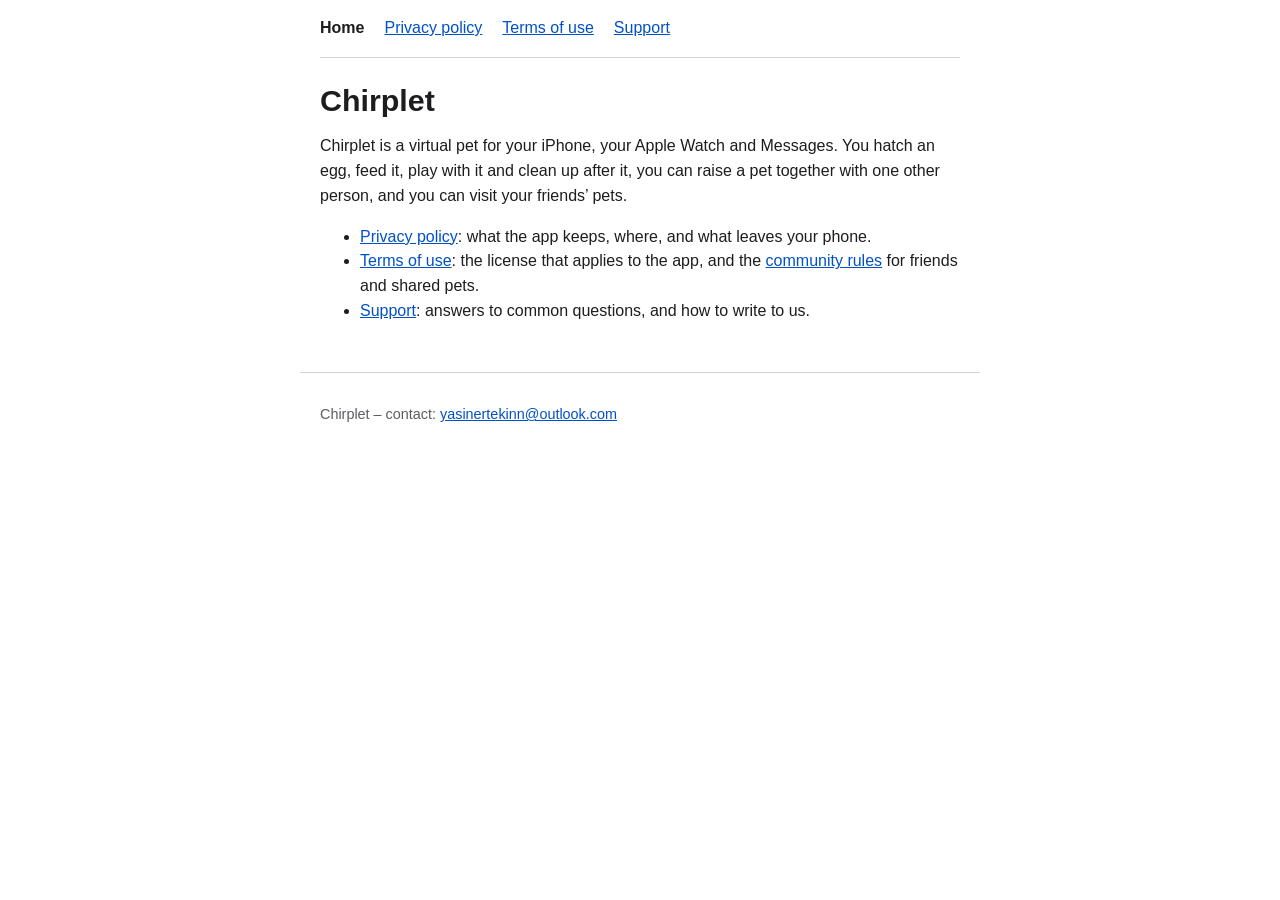
<file: index.html>
<!DOCTYPE html>
<html lang="en">
<head>
<meta charset="utf-8"/>
<meta name="viewport" content="width=device-width, initial-scale=1"/>
<title>Chirplet</title>
<link rel="stylesheet" href="style.css"/>
</head>
<body>
<header>
<nav aria-label="Pages">
<a href="index.html" aria-current="page">Home</a>
<a href="privacy.html">Privacy policy</a>
<a href="terms.html">Terms of use</a>
<a href="support.html">Support</a>
</nav>
</header>
<main>
<h1>Chirplet</h1>
<p>Chirplet is a virtual pet for your iPhone, your Apple Watch and Messages. You hatch an egg, feed it, play with it and clean up after it, you can raise a pet together with one other person, and you can visit your friends&#8217; pets.</p>
<ul>
<li><a href="privacy.html">Privacy policy</a>: what the app keeps, where, and what leaves your phone.</li>
<li><a href="terms.html">Terms of use</a>: the license that applies to the app, and the <a href="terms.html#community-rules">community rules</a> for friends and shared pets.</li>
<li><a href="support.html">Support</a>: answers to common questions, and how to write to us.</li>
</ul>
</main>
<footer>
<p>Chirplet &#8211; contact: <a href="mailto:yasinertekinn@outlook.com">yasinertekinn@outlook.com</a></p>
</footer>
</body>
</html>
</file>
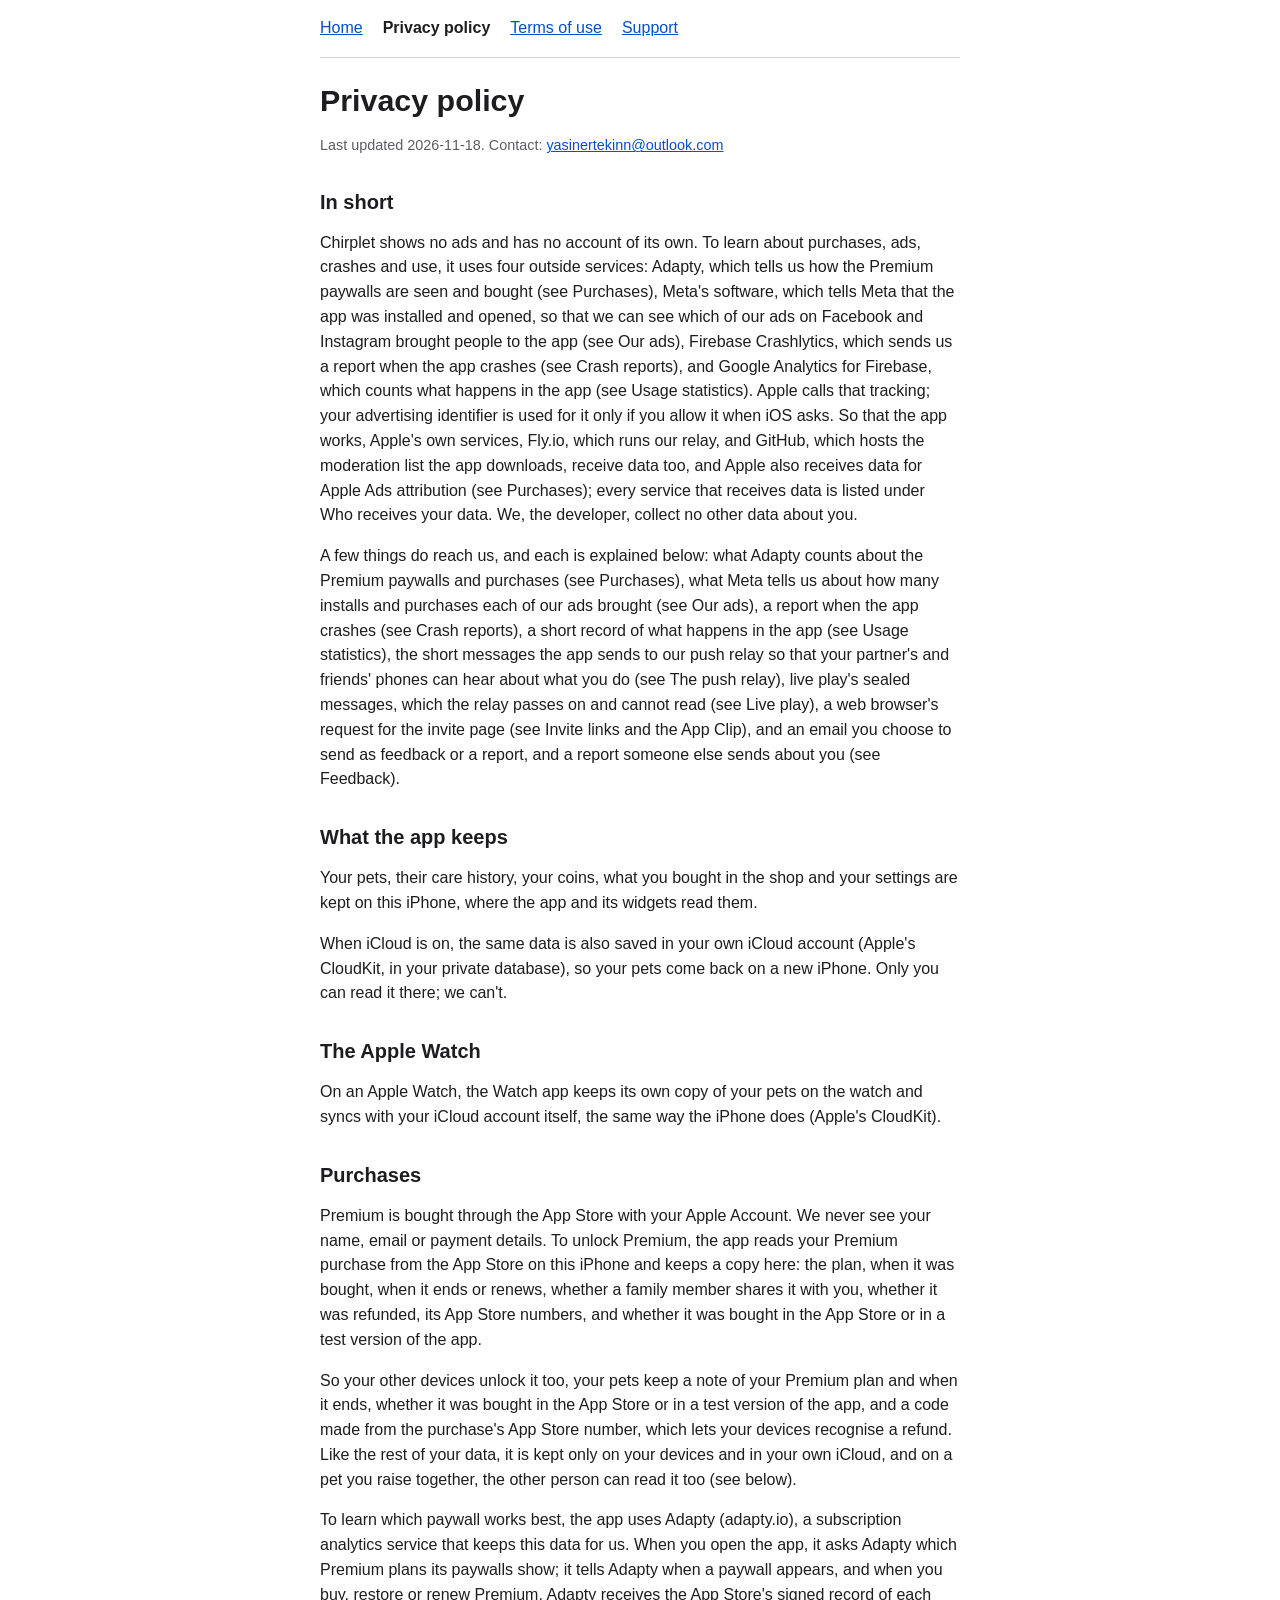
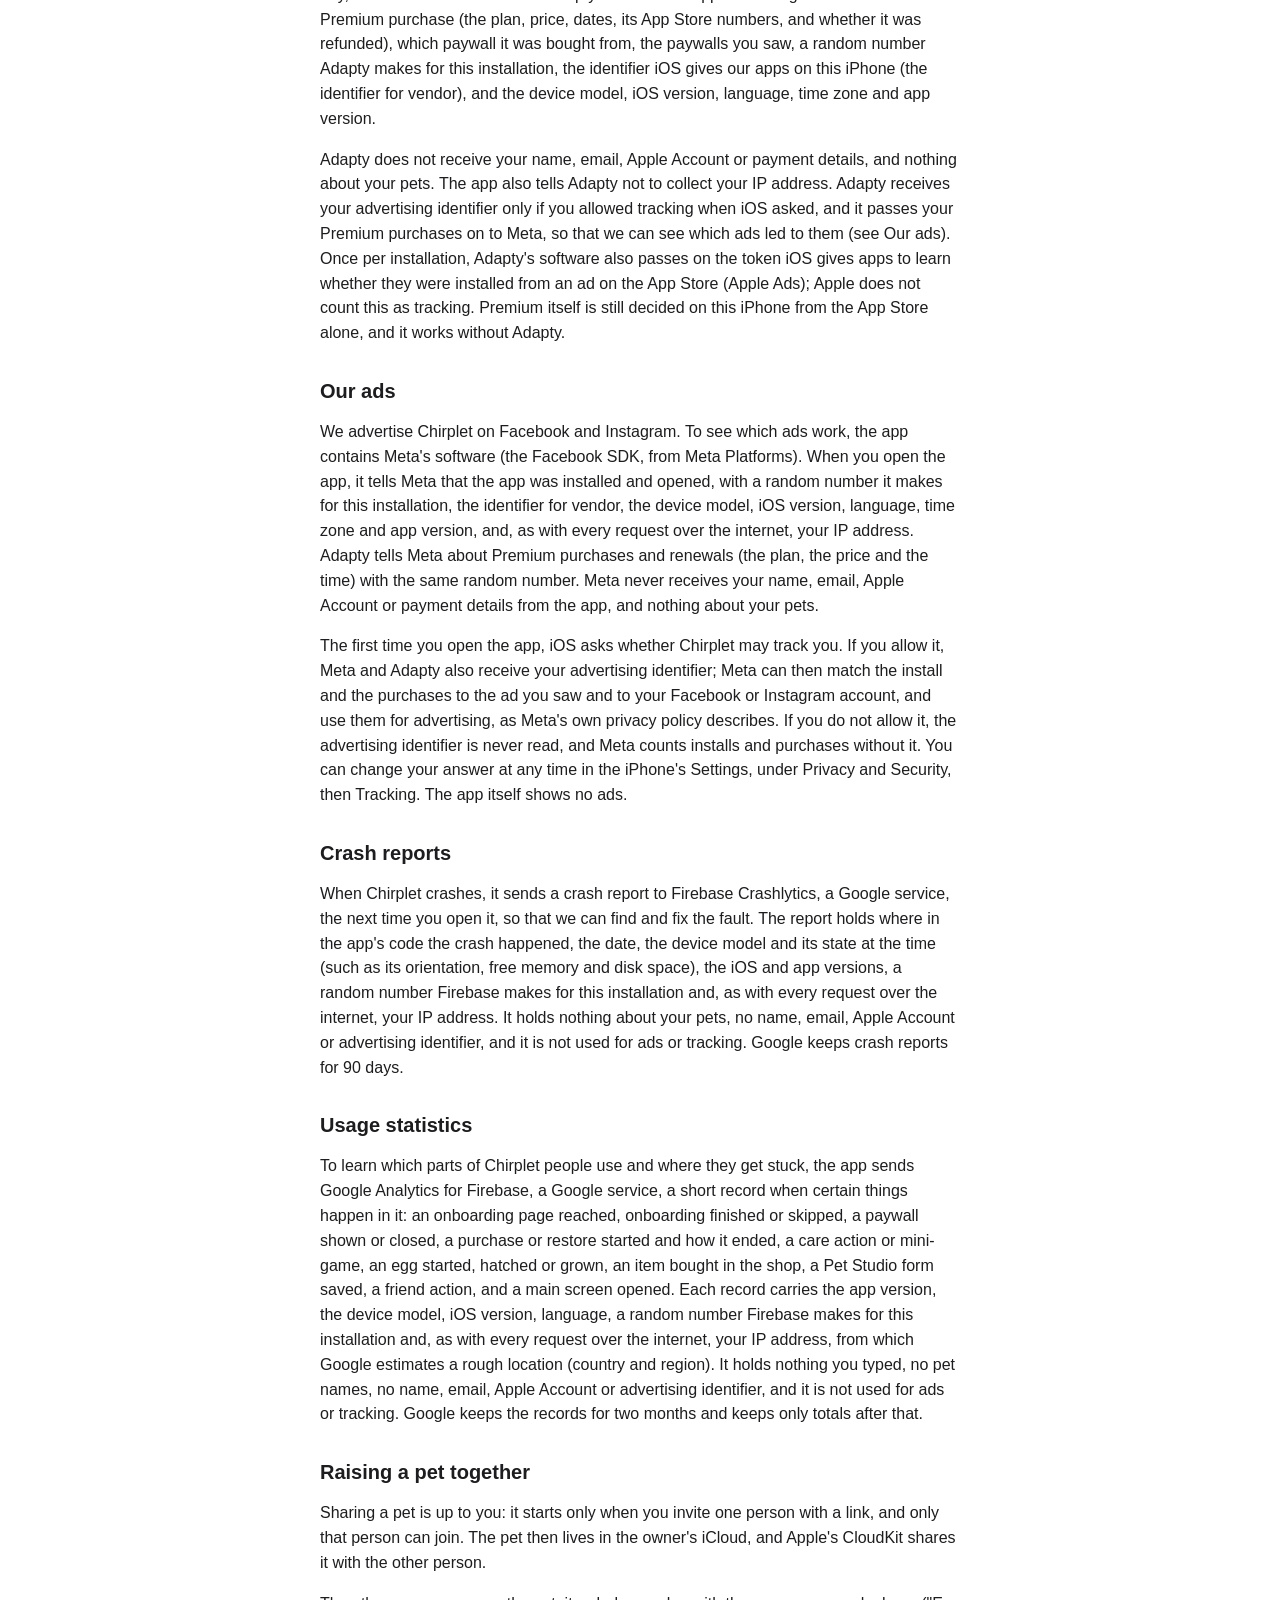
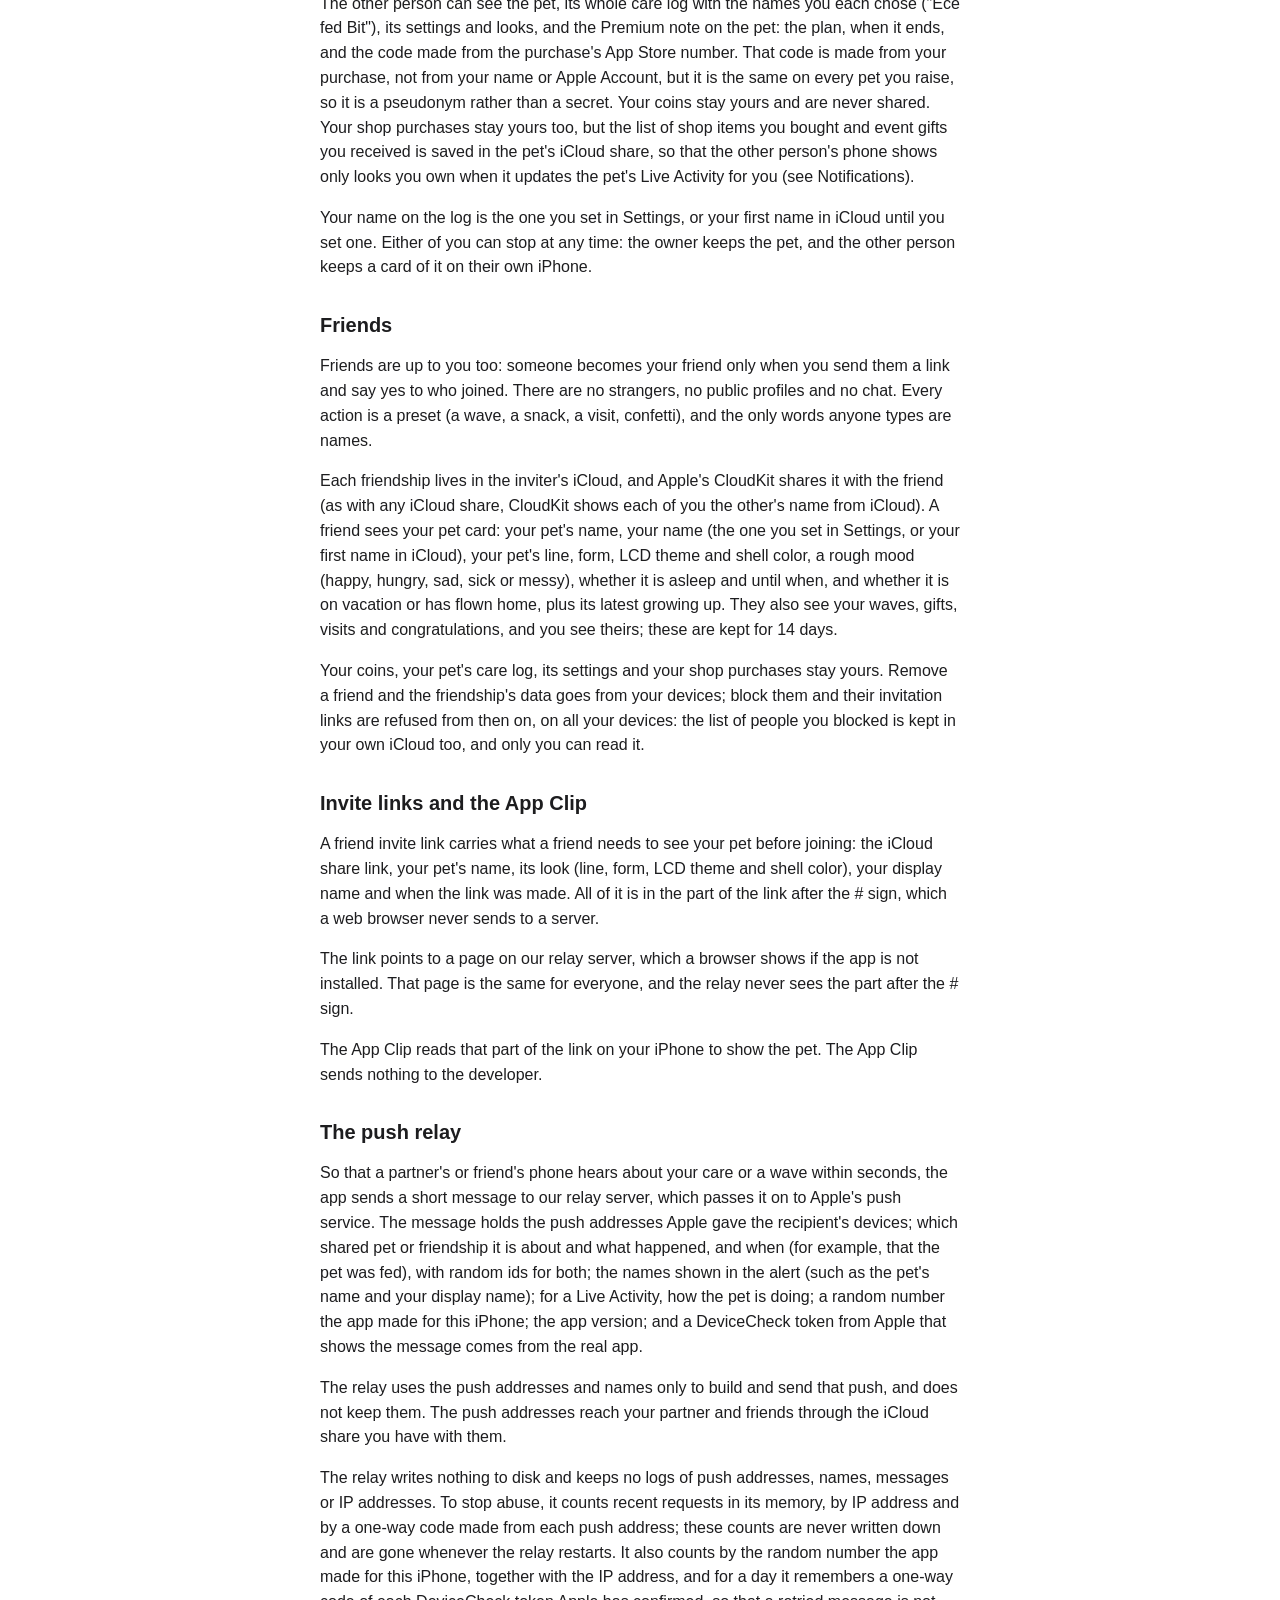
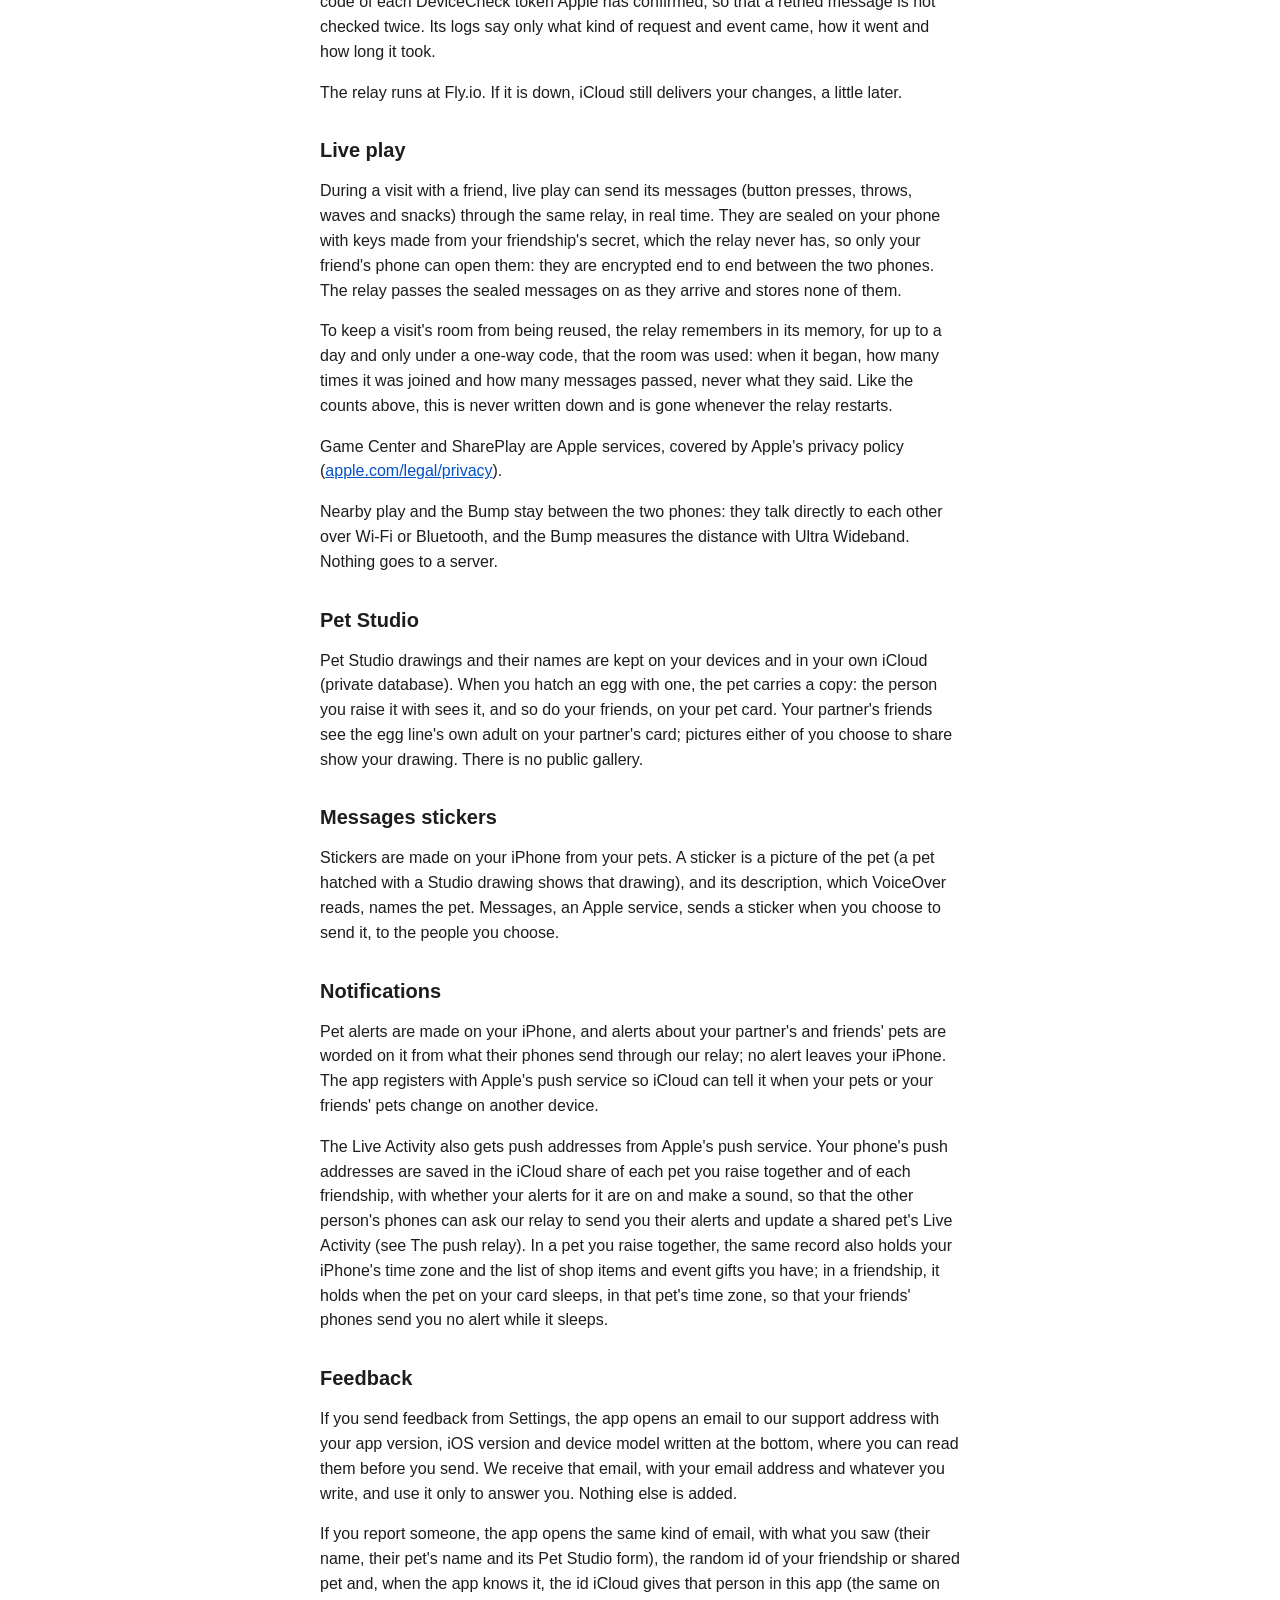
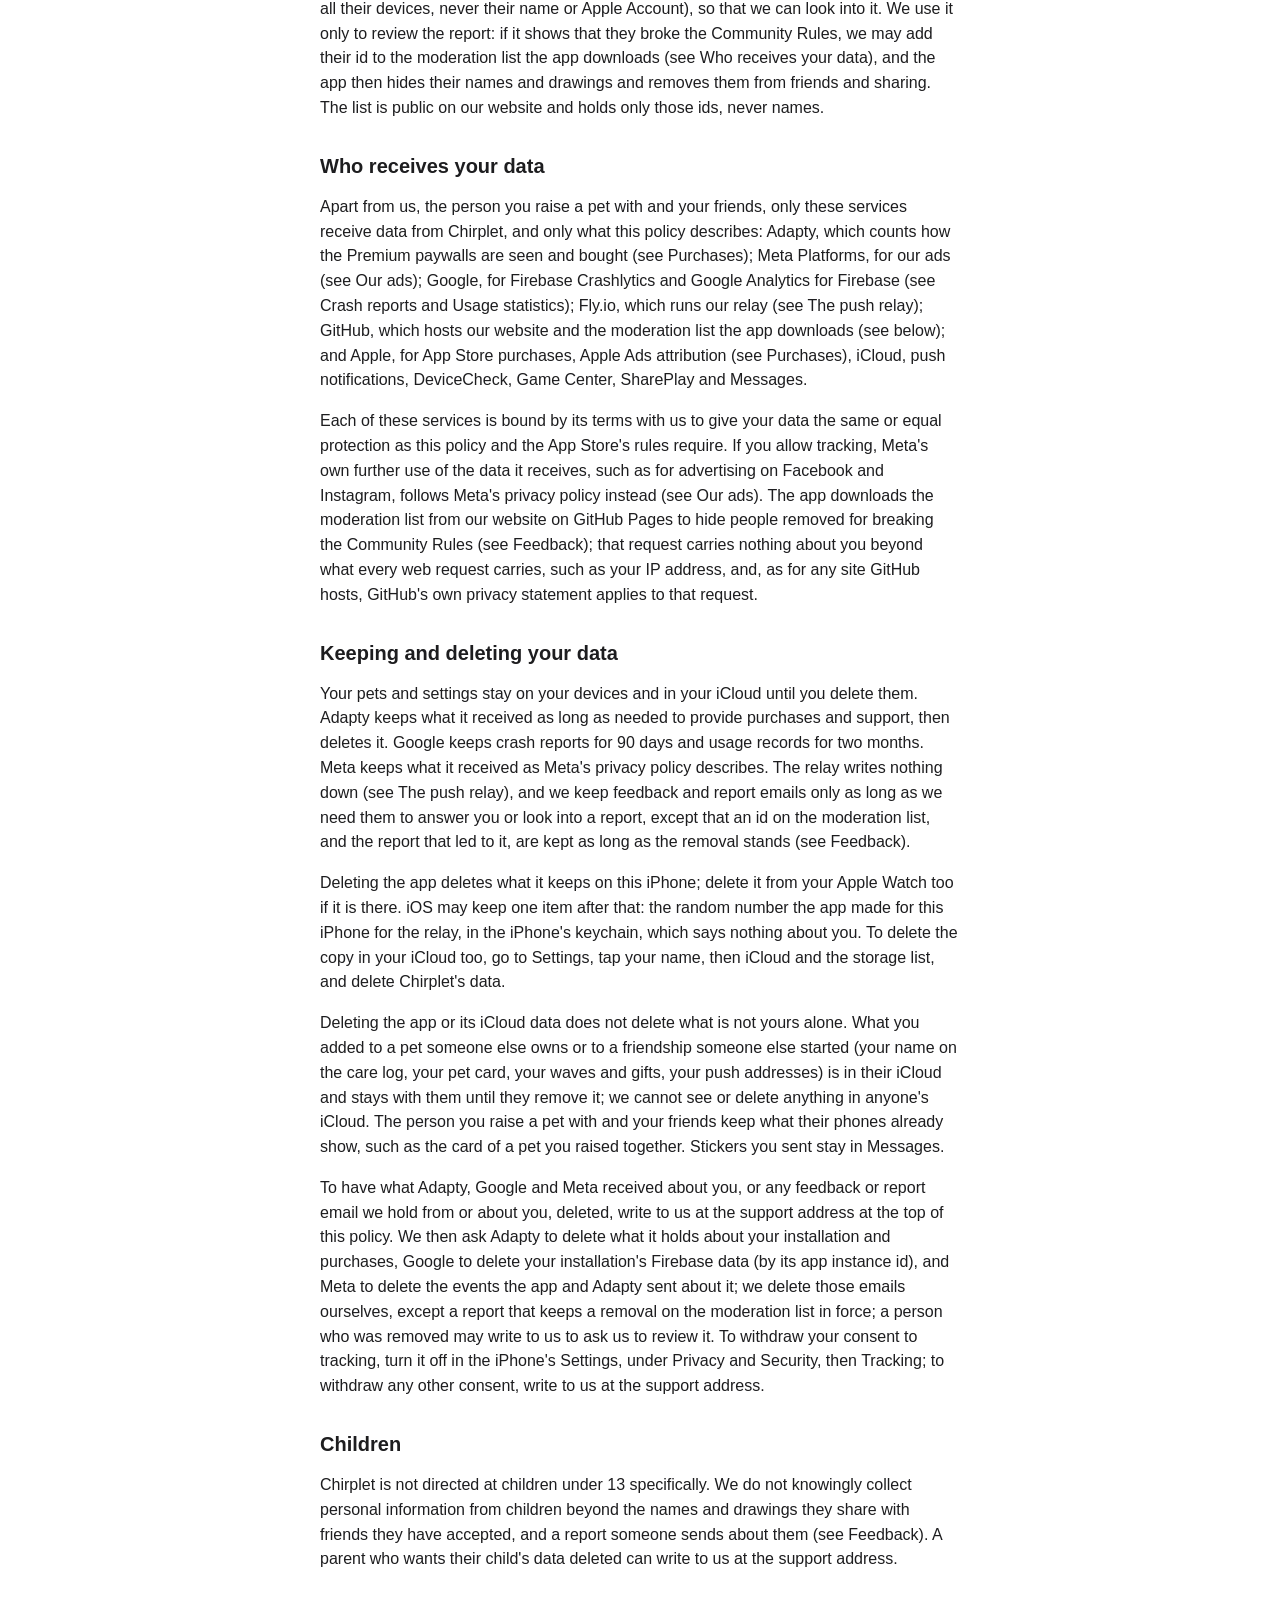
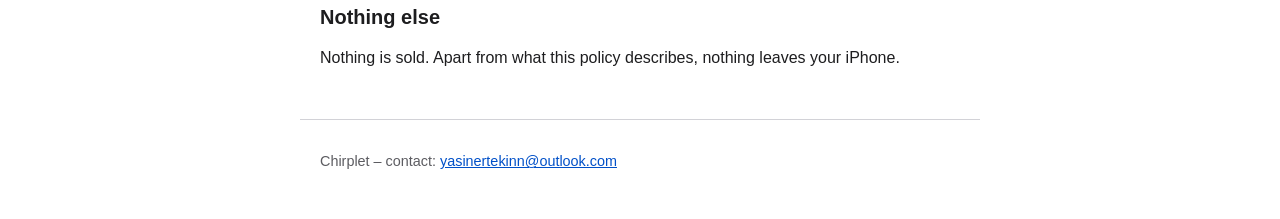
<file: privacy.html>
<!DOCTYPE html>
<html lang="en">
<head>
<meta charset="utf-8"/>
<meta name="viewport" content="width=device-width, initial-scale=1"/>
<title>Chirplet privacy policy</title>
<link rel="stylesheet" href="style.css"/>
</head>
<body>
<header>
<nav aria-label="Pages">
<a href="index.html">Home</a>
<a href="privacy.html" aria-current="page">Privacy policy</a>
<a href="terms.html">Terms of use</a>
<a href="support.html">Support</a>
</nav>
</header>
<main>
<h1>Privacy policy</h1>
<p class="meta">Last updated 2026-11-18. Contact: <a href="mailto:yasinertekinn@outlook.com">yasinertekinn@outlook.com</a></p>
<h2>In short</h2>
<p>Chirplet shows no ads and has no account of its own. To learn about purchases, ads, crashes and use, it uses four outside services: Adapty, which tells us how the Premium paywalls are seen and bought (see Purchases), Meta's software, which tells Meta that the app was installed and opened, so that we can see which of our ads on Facebook and Instagram brought people to the app (see Our ads), Firebase Crashlytics, which sends us a report when the app crashes (see Crash reports), and Google Analytics for Firebase, which counts what happens in the app (see Usage statistics). Apple calls that tracking; your advertising identifier is used for it only if you allow it when iOS asks. So that the app works, Apple's own services, Fly.io, which runs our relay, and GitHub, which hosts the moderation list the app downloads, receive data too, and Apple also receives data for Apple Ads attribution (see Purchases); every service that receives data is listed under Who receives your data. We, the developer, collect no other data about you.</p>
<p>A few things do reach us, and each is explained below: what Adapty counts about the Premium paywalls and purchases (see Purchases), what Meta tells us about how many installs and purchases each of our ads brought (see Our ads), a report when the app crashes (see Crash reports), a short record of what happens in the app (see Usage statistics), the short messages the app sends to our push relay so that your partner's and friends' phones can hear about what you do (see The push relay), live play's sealed messages, which the relay passes on and cannot read (see Live play), a web browser's request for the invite page (see Invite links and the App Clip), and an email you choose to send as feedback or a report, and a report someone else sends about you (see Feedback).</p>
<h2>What the app keeps</h2>
<p>Your pets, their care history, your coins, what you bought in the shop and your settings are kept on this iPhone, where the app and its widgets read them.</p>
<p>When iCloud is on, the same data is also saved in your own iCloud account (Apple's CloudKit, in your private database), so your pets come back on a new iPhone. Only you can read it there; we can't.</p>
<h2>The Apple Watch</h2>
<p>On an Apple Watch, the Watch app keeps its own copy of your pets on the watch and syncs with your iCloud account itself, the same way the iPhone does (Apple's CloudKit).</p>
<h2>Purchases</h2>
<p>Premium is bought through the App Store with your Apple Account. We never see your name, email or payment details. To unlock Premium, the app reads your Premium purchase from the App Store on this iPhone and keeps a copy here: the plan, when it was bought, when it ends or renews, whether a family member shares it with you, whether it was refunded, its App Store numbers, and whether it was bought in the App Store or in a test version of the app.</p>
<p>So your other devices unlock it too, your pets keep a note of your Premium plan and when it ends, whether it was bought in the App Store or in a test version of the app, and a code made from the purchase's App Store number, which lets your devices recognise a refund. Like the rest of your data, it is kept only on your devices and in your own iCloud, and on a pet you raise together, the other person can read it too (see below).</p>
<p>To learn which paywall works best, the app uses Adapty (adapty.io), a subscription analytics service that keeps this data for us. When you open the app, it asks Adapty which Premium plans its paywalls show; it tells Adapty when a paywall appears, and when you buy, restore or renew Premium. Adapty receives the App Store's signed record of each Premium purchase (the plan, price, dates, its App Store numbers, and whether it was refunded), which paywall it was bought from, the paywalls you saw, a random number Adapty makes for this installation, the identifier iOS gives our apps on this iPhone (the identifier for vendor), and the device model, iOS version, language, time zone and app version.</p>
<p>Adapty does not receive your name, email, Apple Account or payment details, and nothing about your pets. The app also tells Adapty not to collect your IP address. Adapty receives your advertising identifier only if you allowed tracking when iOS asked, and it passes your Premium purchases on to Meta, so that we can see which ads led to them (see Our ads). Once per installation, Adapty's software also passes on the token iOS gives apps to learn whether they were installed from an ad on the App Store (Apple Ads); Apple does not count this as tracking. Premium itself is still decided on this iPhone from the App Store alone, and it works without Adapty.</p>
<h2>Our ads</h2>
<p>We advertise Chirplet on Facebook and Instagram. To see which ads work, the app contains Meta's software (the Facebook SDK, from Meta Platforms). When you open the app, it tells Meta that the app was installed and opened, with a random number it makes for this installation, the identifier for vendor, the device model, iOS version, language, time zone and app version, and, as with every request over the internet, your IP address. Adapty tells Meta about Premium purchases and renewals (the plan, the price and the time) with the same random number. Meta never receives your name, email, Apple Account or payment details from the app, and nothing about your pets.</p>
<p>The first time you open the app, iOS asks whether Chirplet may track you. If you allow it, Meta and Adapty also receive your advertising identifier; Meta can then match the install and the purchases to the ad you saw and to your Facebook or Instagram account, and use them for advertising, as Meta's own privacy policy describes. If you do not allow it, the advertising identifier is never read, and Meta counts installs and purchases without it. You can change your answer at any time in the iPhone's Settings, under Privacy and Security, then Tracking. The app itself shows no ads.</p>
<h2>Crash reports</h2>
<p>When Chirplet crashes, it sends a crash report to Firebase Crashlytics, a Google service, the next time you open it, so that we can find and fix the fault. The report holds where in the app's code the crash happened, the date, the device model and its state at the time (such as its orientation, free memory and disk space), the iOS and app versions, a random number Firebase makes for this installation and, as with every request over the internet, your IP address. It holds nothing about your pets, no name, email, Apple Account or advertising identifier, and it is not used for ads or tracking. Google keeps crash reports for 90 days.</p>
<h2>Usage statistics</h2>
<p>To learn which parts of Chirplet people use and where they get stuck, the app sends Google Analytics for Firebase, a Google service, a short record when certain things happen in it: an onboarding page reached, onboarding finished or skipped, a paywall shown or closed, a purchase or restore started and how it ended, a care action or mini-game, an egg started, hatched or grown, an item bought in the shop, a Pet Studio form saved, a friend action, and a main screen opened. Each record carries the app version, the device model, iOS version, language, a random number Firebase makes for this installation and, as with every request over the internet, your IP address, from which Google estimates a rough location (country and region). It holds nothing you typed, no pet names, no name, email, Apple Account or advertising identifier, and it is not used for ads or tracking. Google keeps the records for two months and keeps only totals after that.</p>
<h2>Raising a pet together</h2>
<p>Sharing a pet is up to you: it starts only when you invite one person with a link, and only that person can join. The pet then lives in the owner's iCloud, and Apple's CloudKit shares it with the other person.</p>
<p>The other person can see the pet, its whole care log with the names you each chose ("Ece fed Bit"), its settings and looks, and the Premium note on the pet: the plan, when it ends, and the code made from the purchase's App Store number. That code is made from your purchase, not from your name or Apple Account, but it is the same on every pet you raise, so it is a pseudonym rather than a secret. Your coins stay yours and are never shared. Your shop purchases stay yours too, but the list of shop items you bought and event gifts you received is saved in the pet's iCloud share, so that the other person's phone shows only looks you own when it updates the pet's Live Activity for you (see Notifications).</p>
<p>Your name on the log is the one you set in Settings, or your first name in iCloud until you set one. Either of you can stop at any time: the owner keeps the pet, and the other person keeps a card of it on their own iPhone.</p>
<h2>Friends</h2>
<p>Friends are up to you too: someone becomes your friend only when you send them a link and say yes to who joined. There are no strangers, no public profiles and no chat. Every action is a preset (a wave, a snack, a visit, confetti), and the only words anyone types are names.</p>
<p>Each friendship lives in the inviter's iCloud, and Apple's CloudKit shares it with the friend (as with any iCloud share, CloudKit shows each of you the other's name from iCloud). A friend sees your pet card: your pet's name, your name (the one you set in Settings, or your first name in iCloud), your pet's line, form, LCD theme and shell color, a rough mood (happy, hungry, sad, sick or messy), whether it is asleep and until when, and whether it is on vacation or has flown home, plus its latest growing up. They also see your waves, gifts, visits and congratulations, and you see theirs; these are kept for 14 days.</p>
<p>Your coins, your pet's care log, its settings and your shop purchases stay yours. Remove a friend and the friendship's data goes from your devices; block them and their invitation links are refused from then on, on all your devices: the list of people you blocked is kept in your own iCloud too, and only you can read it.</p>
<h2>Invite links and the App Clip</h2>
<p>A friend invite link carries what a friend needs to see your pet before joining: the iCloud share link, your pet's name, its look (line, form, LCD theme and shell color), your display name and when the link was made. All of it is in the part of the link after the # sign, which a web browser never sends to a server.</p>
<p>The link points to a page on our relay server, which a browser shows if the app is not installed. That page is the same for everyone, and the relay never sees the part after the # sign.</p>
<p>The App Clip reads that part of the link on your iPhone to show the pet. The App Clip sends nothing to the developer.</p>
<h2>The push relay</h2>
<p>So that a partner's or friend's phone hears about your care or a wave within seconds, the app sends a short message to our relay server, which passes it on to Apple's push service. The message holds the push addresses Apple gave the recipient's devices; which shared pet or friendship it is about and what happened, and when (for example, that the pet was fed), with random ids for both; the names shown in the alert (such as the pet's name and your display name); for a Live Activity, how the pet is doing; a random number the app made for this iPhone; the app version; and a DeviceCheck token from Apple that shows the message comes from the real app.</p>
<p>The relay uses the push addresses and names only to build and send that push, and does not keep them. The push addresses reach your partner and friends through the iCloud share you have with them.</p>
<p>The relay writes nothing to disk and keeps no logs of push addresses, names, messages or IP addresses. To stop abuse, it counts recent requests in its memory, by IP address and by a one-way code made from each push address; these counts are never written down and are gone whenever the relay restarts. It also counts by the random number the app made for this iPhone, together with the IP address, and for a day it remembers a one-way code of each DeviceCheck token Apple has confirmed, so that a retried message is not checked twice. Its logs say only what kind of request and event came, how it went and how long it took.</p>
<p>The relay runs at Fly.io. If it is down, iCloud still delivers your changes, a little later.</p>
<h2>Live play</h2>
<p>During a visit with a friend, live play can send its messages (button presses, throws, waves and snacks) through the same relay, in real time. They are sealed on your phone with keys made from your friendship's secret, which the relay never has, so only your friend's phone can open them: they are encrypted end to end between the two phones. The relay passes the sealed messages on as they arrive and stores none of them.</p>
<p>To keep a visit's room from being reused, the relay remembers in its memory, for up to a day and only under a one-way code, that the room was used: when it began, how many times it was joined and how many messages passed, never what they said. Like the counts above, this is never written down and is gone whenever the relay restarts.</p>
<p>Game Center and SharePlay are Apple services, covered by Apple's privacy policy (<a href="https://www.apple.com/legal/privacy/">apple.com/legal/privacy</a>).</p>
<p>Nearby play and the Bump stay between the two phones: they talk directly to each other over Wi-Fi or Bluetooth, and the Bump measures the distance with Ultra Wideband. Nothing goes to a server.</p>
<h2>Pet Studio</h2>
<p>Pet Studio drawings and their names are kept on your devices and in your own iCloud (private database). When you hatch an egg with one, the pet carries a copy: the person you raise it with sees it, and so do your friends, on your pet card. Your partner's friends see the egg line's own adult on your partner's card; pictures either of you choose to share show your drawing. There is no public gallery.</p>
<h2>Messages stickers</h2>
<p>Stickers are made on your iPhone from your pets. A sticker is a picture of the pet (a pet hatched with a Studio drawing shows that drawing), and its description, which VoiceOver reads, names the pet. Messages, an Apple service, sends a sticker when you choose to send it, to the people you choose.</p>
<h2>Notifications</h2>
<p>Pet alerts are made on your iPhone, and alerts about your partner's and friends' pets are worded on it from what their phones send through our relay; no alert leaves your iPhone. The app registers with Apple's push service so iCloud can tell it when your pets or your friends' pets change on another device.</p>
<p>The Live Activity also gets push addresses from Apple's push service. Your phone's push addresses are saved in the iCloud share of each pet you raise together and of each friendship, with whether your alerts for it are on and make a sound, so that the other person's phones can ask our relay to send you their alerts and update a shared pet's Live Activity (see The push relay). In a pet you raise together, the same record also holds your iPhone's time zone and the list of shop items and event gifts you have; in a friendship, it holds when the pet on your card sleeps, in that pet's time zone, so that your friends' phones send you no alert while it sleeps.</p>
<h2>Feedback</h2>
<p>If you send feedback from Settings, the app opens an email to our support address with your app version, iOS version and device model written at the bottom, where you can read them before you send. We receive that email, with your email address and whatever you write, and use it only to answer you. Nothing else is added.</p>
<p>If you report someone, the app opens the same kind of email, with what you saw (their name, their pet's name and its Pet Studio form), the random id of your friendship or shared pet and, when the app knows it, the id iCloud gives that person in this app (the same on all their devices, never their name or Apple Account), so that we can look into it. We use it only to review the report: if it shows that they broke the Community Rules, we may add their id to the moderation list the app downloads (see Who receives your data), and the app then hides their names and drawings and removes them from friends and sharing. The list is public on our website and holds only those ids, never names.</p>
<h2>Who receives your data</h2>
<p>Apart from us, the person you raise a pet with and your friends, only these services receive data from Chirplet, and only what this policy describes: Adapty, which counts how the Premium paywalls are seen and bought (see Purchases); Meta Platforms, for our ads (see Our ads); Google, for Firebase Crashlytics and Google Analytics for Firebase (see Crash reports and Usage statistics); Fly.io, which runs our relay (see The push relay); GitHub, which hosts our website and the moderation list the app downloads (see below); and Apple, for App Store purchases, Apple Ads attribution (see Purchases), iCloud, push notifications, DeviceCheck, Game Center, SharePlay and Messages.</p>
<p>Each of these services is bound by its terms with us to give your data the same or equal protection as this policy and the App Store's rules require. If you allow tracking, Meta's own further use of the data it receives, such as for advertising on Facebook and Instagram, follows Meta's privacy policy instead (see Our ads). The app downloads the moderation list from our website on GitHub Pages to hide people removed for breaking the Community Rules (see Feedback); that request carries nothing about you beyond what every web request carries, such as your IP address, and, as for any site GitHub hosts, GitHub's own privacy statement applies to that request.</p>
<h2>Keeping and deleting your data</h2>
<p>Your pets and settings stay on your devices and in your iCloud until you delete them. Adapty keeps what it received as long as needed to provide purchases and support, then deletes it. Google keeps crash reports for 90 days and usage records for two months. Meta keeps what it received as Meta's privacy policy describes. The relay writes nothing down (see The push relay), and we keep feedback and report emails only as long as we need them to answer you or look into a report, except that an id on the moderation list, and the report that led to it, are kept as long as the removal stands (see Feedback).</p>
<p>Deleting the app deletes what it keeps on this iPhone; delete it from your Apple Watch too if it is there. iOS may keep one item after that: the random number the app made for this iPhone for the relay, in the iPhone's keychain, which says nothing about you. To delete the copy in your iCloud too, go to Settings, tap your name, then iCloud and the storage list, and delete Chirplet's data.</p>
<p>Deleting the app or its iCloud data does not delete what is not yours alone. What you added to a pet someone else owns or to a friendship someone else started (your name on the care log, your pet card, your waves and gifts, your push addresses) is in their iCloud and stays with them until they remove it; we cannot see or delete anything in anyone's iCloud. The person you raise a pet with and your friends keep what their phones already show, such as the card of a pet you raised together. Stickers you sent stay in Messages.</p>
<p>To have what Adapty, Google and Meta received about you, or any feedback or report email we hold from or about you, deleted, write to us at the support address at the top of this policy. We then ask Adapty to delete what it holds about your installation and purchases, Google to delete your installation's Firebase data (by its app instance id), and Meta to delete the events the app and Adapty sent about it; we delete those emails ourselves, except a report that keeps a removal on the moderation list in force; a person who was removed may write to us to ask us to review it. To withdraw your consent to tracking, turn it off in the iPhone's Settings, under Privacy and Security, then Tracking; to withdraw any other consent, write to us at the support address.</p>
<h2>Children</h2>
<p>Chirplet is not directed at children under 13 specifically. We do not knowingly collect personal information from children beyond the names and drawings they share with friends they have accepted, and a report someone sends about them (see Feedback). A parent who wants their child's data deleted can write to us at the support address.</p>
<h2>Nothing else</h2>
<p>Nothing is sold. Apart from what this policy describes, nothing leaves your iPhone.</p>
</main>
<footer>
<p>Chirplet &#8211; contact: <a href="mailto:yasinertekinn@outlook.com">yasinertekinn@outlook.com</a></p>
</footer>
</body>
</html>
</file>
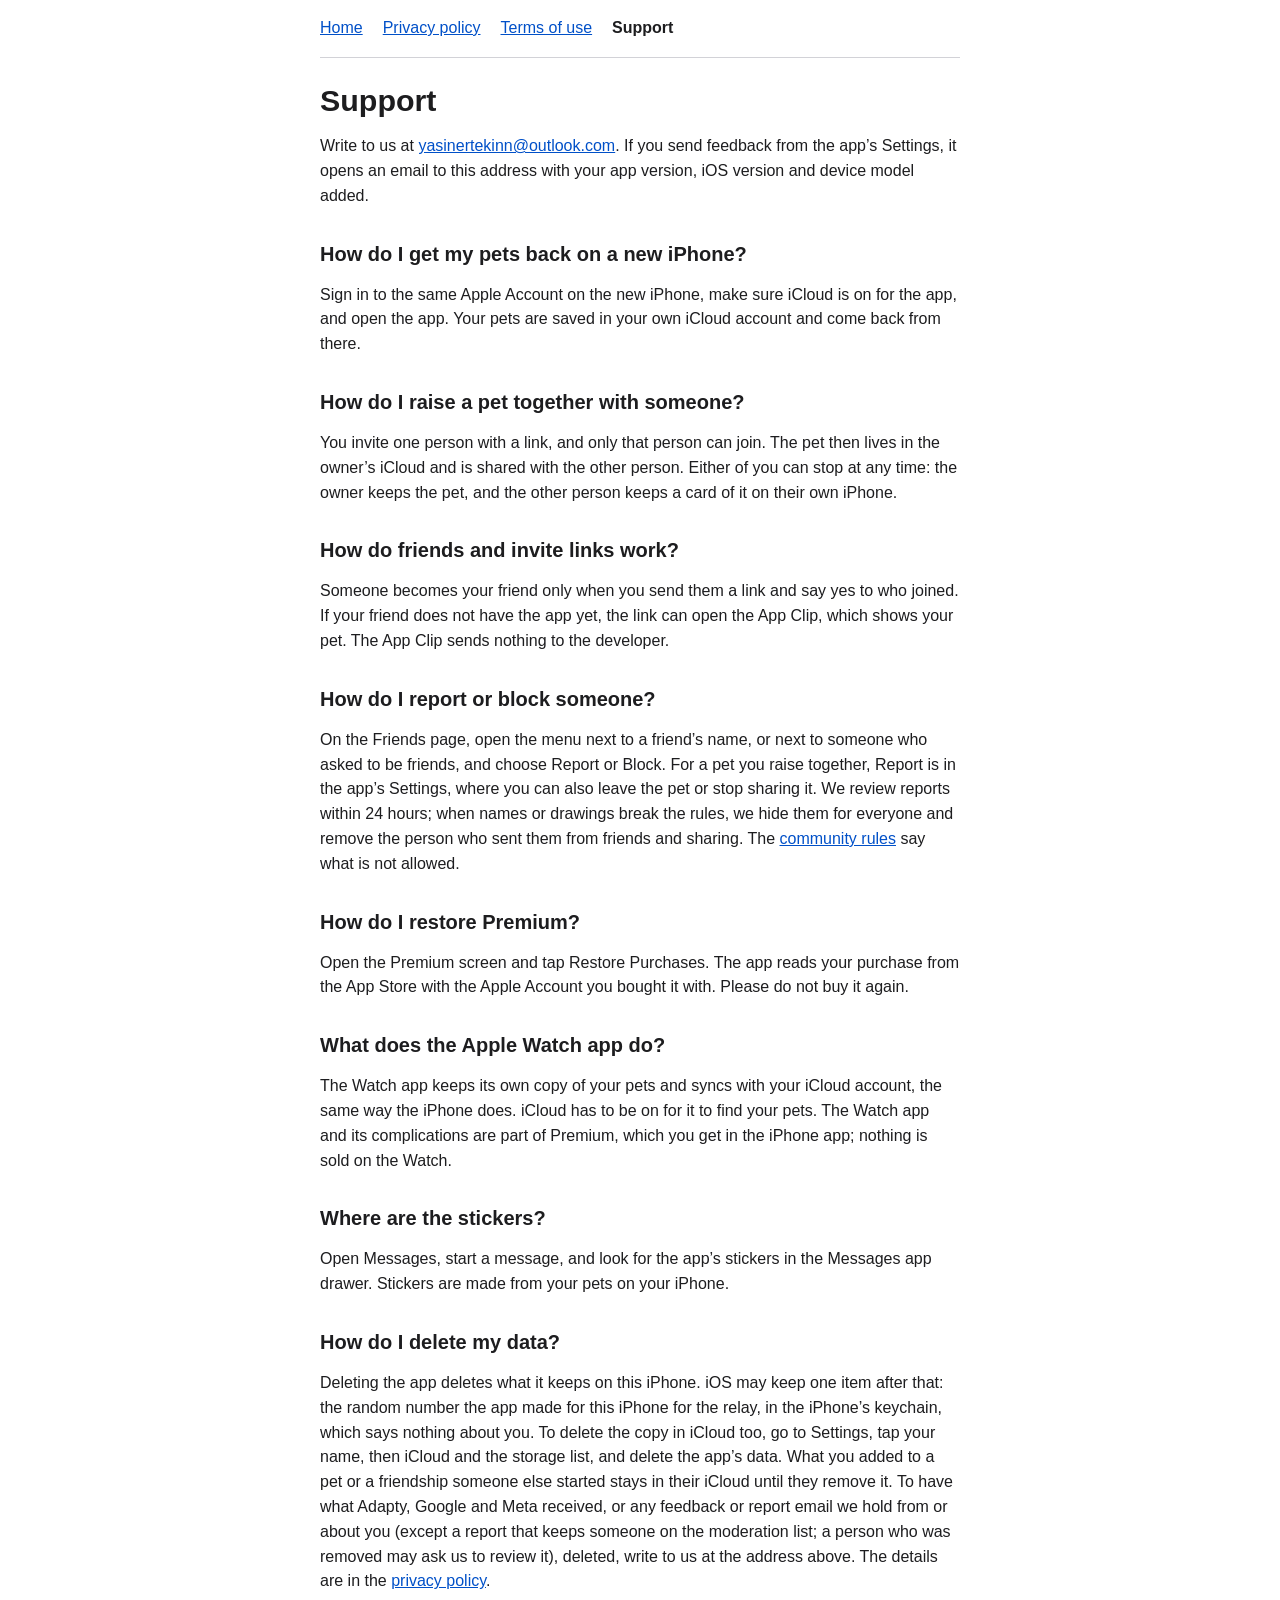
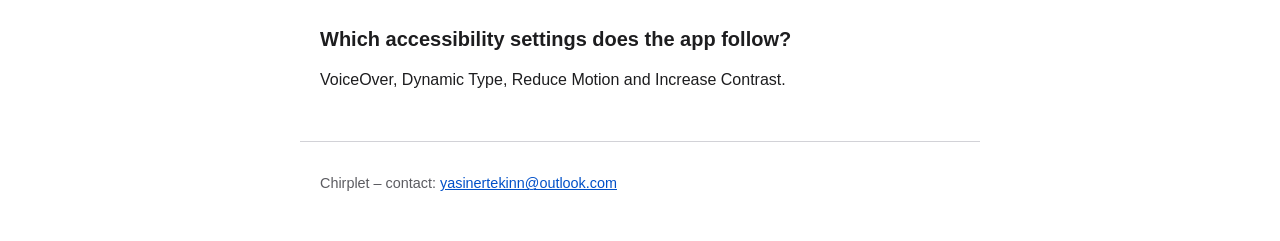
<file: support.html>
<!DOCTYPE html>
<html lang="en">
<head>
<meta charset="utf-8"/>
<meta name="viewport" content="width=device-width, initial-scale=1"/>
<title>Chirplet support</title>
<link rel="stylesheet" href="style.css"/>
</head>
<body>
<header>
<nav aria-label="Pages">
<a href="index.html">Home</a>
<a href="privacy.html">Privacy policy</a>
<a href="terms.html">Terms of use</a>
<a href="support.html" aria-current="page">Support</a>
</nav>
</header>
<main>
<h1>Support</h1>
<p>Write to us at <a href="mailto:yasinertekinn@outlook.com">yasinertekinn@outlook.com</a>. If you send feedback from the app&#8217;s Settings, it opens an email to this address with your app version, iOS version and device model added.</p>
<h2>How do I get my pets back on a new iPhone?</h2>
<p>Sign in to the same Apple Account on the new iPhone, make sure iCloud is on for the app, and open the app. Your pets are saved in your own iCloud account and come back from there.</p>
<h2>How do I raise a pet together with someone?</h2>
<p>You invite one person with a link, and only that person can join. The pet then lives in the owner&#8217;s iCloud and is shared with the other person. Either of you can stop at any time: the owner keeps the pet, and the other person keeps a card of it on their own iPhone.</p>
<h2>How do friends and invite links work?</h2>
<p>Someone becomes your friend only when you send them a link and say yes to who joined. If your friend does not have the app yet, the link can open the App Clip, which shows your pet. The App Clip sends nothing to the developer.</p>
<h2>How do I report or block someone?</h2>
<p>On the Friends page, open the menu next to a friend&#8217;s name, or next to someone who asked to be friends, and choose Report or Block. For a pet you raise together, Report is in the app&#8217;s Settings, where you can also leave the pet or stop sharing it. We review reports within 24 hours; when names or drawings break the rules, we hide them for everyone and remove the person who sent them from friends and sharing. The <a href="terms.html#community-rules">community rules</a> say what is not allowed.</p>
<h2>How do I restore Premium?</h2>
<p>Open the Premium screen and tap Restore Purchases. The app reads your purchase from the App Store with the Apple Account you bought it with. Please do not buy it again.</p>
<h2>What does the Apple Watch app do?</h2>
<p>The Watch app keeps its own copy of your pets and syncs with your iCloud account, the same way the iPhone does. iCloud has to be on for it to find your pets. The Watch app and its complications are part of Premium, which you get in the iPhone app; nothing is sold on the Watch.</p>
<h2>Where are the stickers?</h2>
<p>Open Messages, start a message, and look for the app&#8217;s stickers in the Messages app drawer. Stickers are made from your pets on your iPhone.</p>
<h2>How do I delete my data?</h2>
<p>Deleting the app deletes what it keeps on this iPhone. iOS may keep one item after that: the random number the app made for this iPhone for the relay, in the iPhone&#8217;s keychain, which says nothing about you. To delete the copy in iCloud too, go to Settings, tap your name, then iCloud and the storage list, and delete the app&#8217;s data. What you added to a pet or a friendship someone else started stays in their iCloud until they remove it. To have what Adapty, Google and Meta received, or any feedback or report email we hold from or about you (except a report that keeps someone on the moderation list; a person who was removed may ask us to review it), deleted, write to us at the address above. The details are in the <a href="privacy.html">privacy policy</a>.</p>
<h2>Which accessibility settings does the app follow?</h2>
<p>VoiceOver, Dynamic Type, Reduce Motion and Increase Contrast.</p>
</main>
<footer>
<p>Chirplet &#8211; contact: <a href="mailto:yasinertekinn@outlook.com">yasinertekinn@outlook.com</a></p>
</footer>
</body>
</html>
</file>
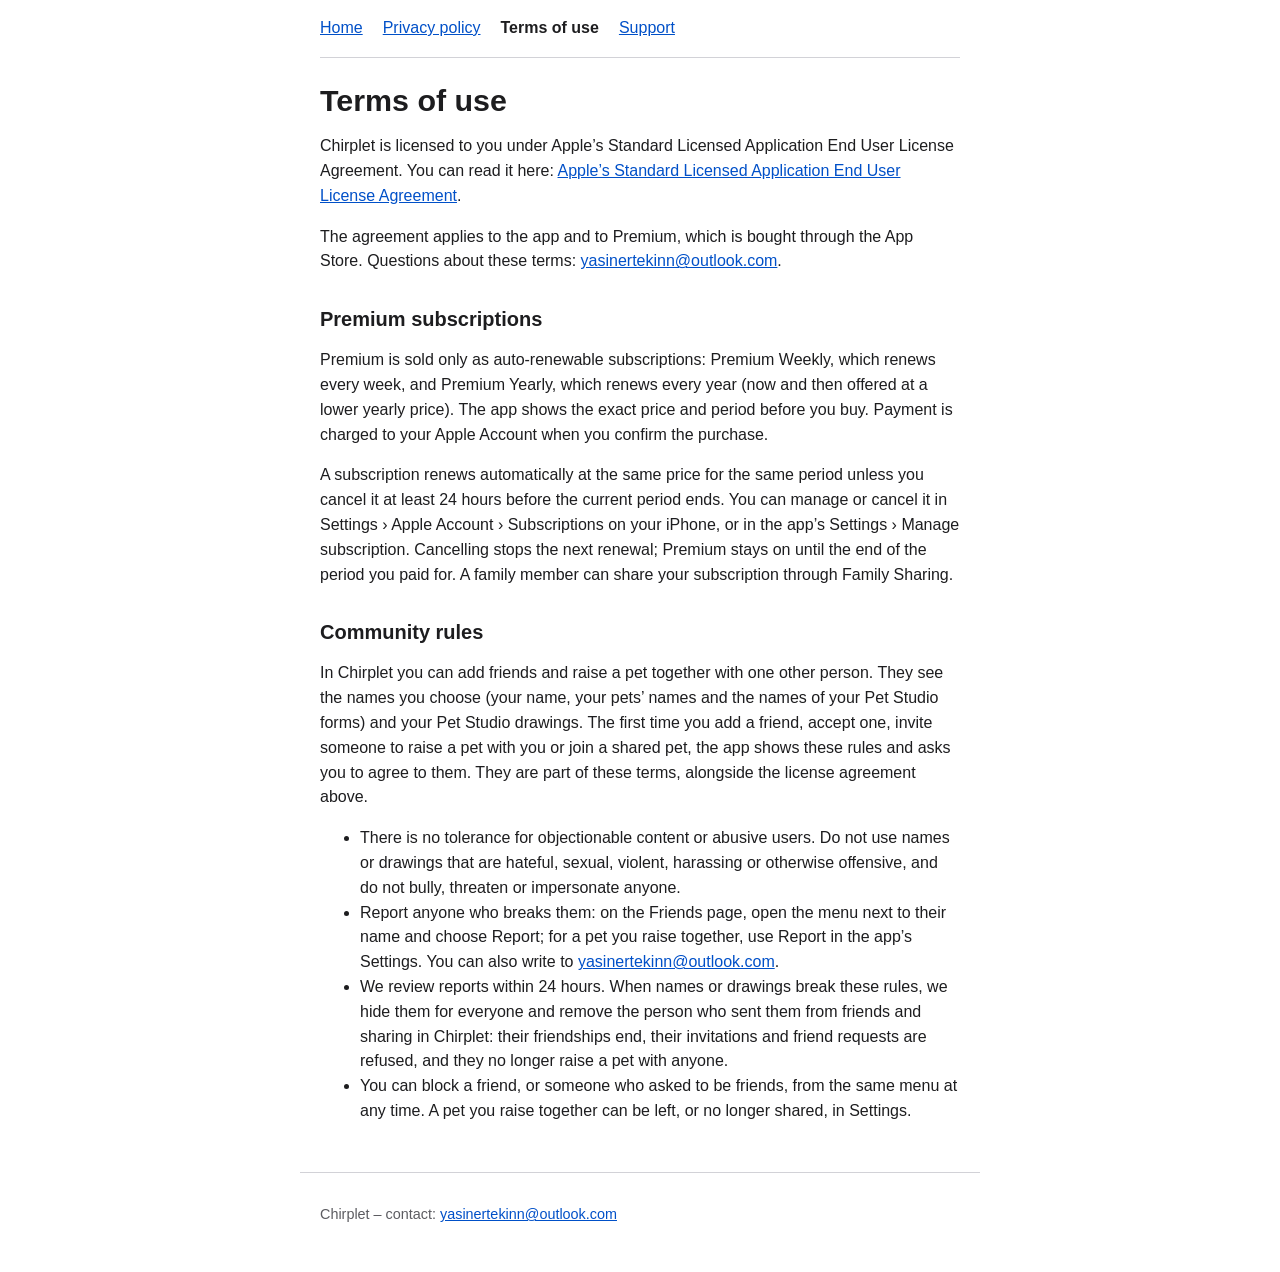
<file: terms.html>
<!DOCTYPE html>
<html lang="en">
<head>
<meta charset="utf-8"/>
<meta name="viewport" content="width=device-width, initial-scale=1"/>
<title>Chirplet terms of use</title>
<link rel="stylesheet" href="style.css"/>
</head>
<body>
<header>
<nav aria-label="Pages">
<a href="index.html">Home</a>
<a href="privacy.html">Privacy policy</a>
<a href="terms.html" aria-current="page">Terms of use</a>
<a href="support.html">Support</a>
</nav>
</header>
<main>
<h1>Terms of use</h1>
<p>Chirplet is licensed to you under Apple&#8217;s Standard Licensed Application End User License Agreement. You can read it here: <a href="https://www.apple.com/legal/internet-services/itunes/dev/stdeula/">Apple&#8217;s Standard Licensed Application End User License Agreement</a>.</p>
<p>The agreement applies to the app and to Premium, which is bought through the App Store. Questions about these terms: <a href="mailto:yasinertekinn@outlook.com">yasinertekinn@outlook.com</a>.</p>
<h2>Premium subscriptions</h2>
<p>Premium is sold only as auto-renewable subscriptions: Premium Weekly, which renews every week, and Premium Yearly, which renews every year (now and then offered at a lower yearly price). The app shows the exact price and period before you buy. Payment is charged to your Apple Account when you confirm the purchase.</p>
<p>A subscription renews automatically at the same price for the same period unless you cancel it at least 24 hours before the current period ends. You can manage or cancel it in Settings &#8250; Apple Account &#8250; Subscriptions on your iPhone, or in the app&#8217;s Settings &#8250; Manage subscription. Cancelling stops the next renewal; Premium stays on until the end of the period you paid for. A family member can share your subscription through Family Sharing.</p>
<h2 id="community-rules">Community rules</h2>
<p>In Chirplet you can add friends and raise a pet together with one other person. They see the names you choose (your name, your pets&#8217; names and the names of your Pet Studio forms) and your Pet Studio drawings. The first time you add a friend, accept one, invite someone to raise a pet with you or join a shared pet, the app shows these rules and asks you to agree to them. They are part of these terms, alongside the license agreement above.</p>
<ul>
<li>There is no tolerance for objectionable content or abusive users. Do not use names or drawings that are hateful, sexual, violent, harassing or otherwise offensive, and do not bully, threaten or impersonate anyone.</li>
<li>Report anyone who breaks them: on the Friends page, open the menu next to their name and choose Report; for a pet you raise together, use Report in the app&#8217;s Settings. You can also write to <a href="mailto:yasinertekinn@outlook.com">yasinertekinn@outlook.com</a>.</li>
<li>We review reports within 24 hours. When names or drawings break these rules, we hide them for everyone and remove the person who sent them from friends and sharing in Chirplet: their friendships end, their invitations and friend requests are refused, and they no longer raise a pet with anyone.</li>
<li>You can block a friend, or someone who asked to be friends, from the same menu at any time. A pet you raise together can be left, or no longer shared, in Settings.</li>
</ul>
</main>
<footer>
<p>Chirplet &#8211; contact: <a href="mailto:yasinertekinn@outlook.com">yasinertekinn@outlook.com</a></p>
</footer>
</body>
</html>
</file>
<file: style.css>
/* System fonts only, light and dark through the reader's own setting, readable at 200 % zoom. */
:root {
  color-scheme: light dark;
  --text: #1d1d1f;
  --muted: #5c5c61;
  --background: #ffffff;
  --link: #0050c8;
  --rule: #d2d2d7;
}
@media (prefers-color-scheme: dark) {
  :root {
    --text: #f5f5f7;
    --muted: #b0b0b8;
    --background: #1c1c1e;
    --link: #6cb0ff;
    --rule: #3a3a3c;
  }
}
html {
  font-family: -apple-system, BlinkMacSystemFont, "Helvetica Neue", Helvetica, Arial, sans-serif;
  font-size: 100%;
  line-height: 1.55;
  -webkit-text-size-adjust: 100%;
}
body {
  margin: 0;
  color: var(--text);
  background: var(--background);
}
header, main, footer {
  max-width: 40rem;
  margin: 0 auto;
  padding: 0 1.25rem;
}
nav {
  display: flex;
  flex-wrap: wrap;
  gap: 0.5rem 1.25rem;
  padding: 1rem 0;
  border-bottom: 1px solid var(--rule);
}
nav a[aria-current="page"] {
  color: var(--text);
  font-weight: 600;
  text-decoration: none;
}
main {
  padding-top: 1.5rem;
  padding-bottom: 2rem;
}
h1 {
  font-size: 1.9rem;
  line-height: 1.2;
  margin: 0 0 1rem;
}
h2 {
  font-size: 1.25rem;
  line-height: 1.3;
  margin: 2rem 0 0.5rem;
}
p, li {
  overflow-wrap: break-word;
}
.meta, footer {
  color: var(--muted);
  font-size: 0.9rem;
}
a {
  color: var(--link);
}
a:focus-visible {
  outline: 3px solid var(--link);
  outline-offset: 2px;
}
footer {
  border-top: 1px solid var(--rule);
  padding-top: 1rem;
  padding-bottom: 2rem;
}
</file>
